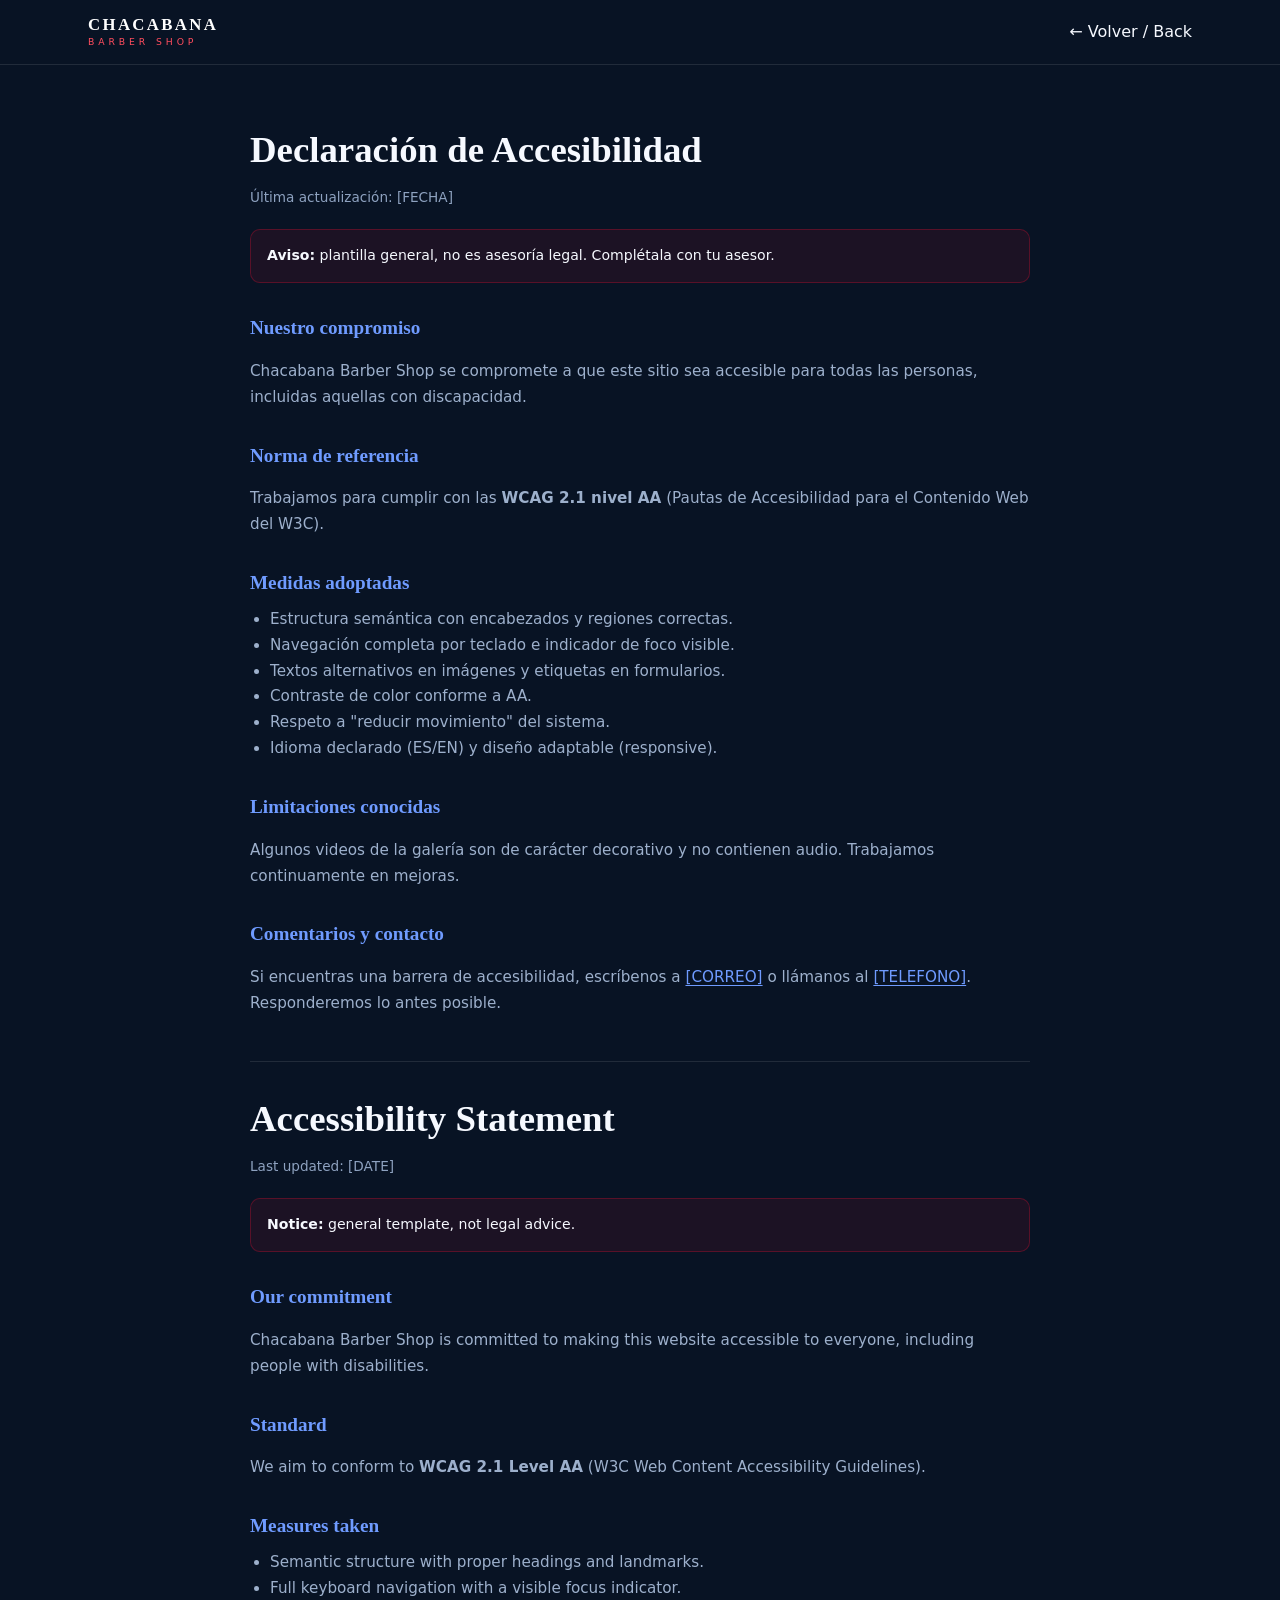
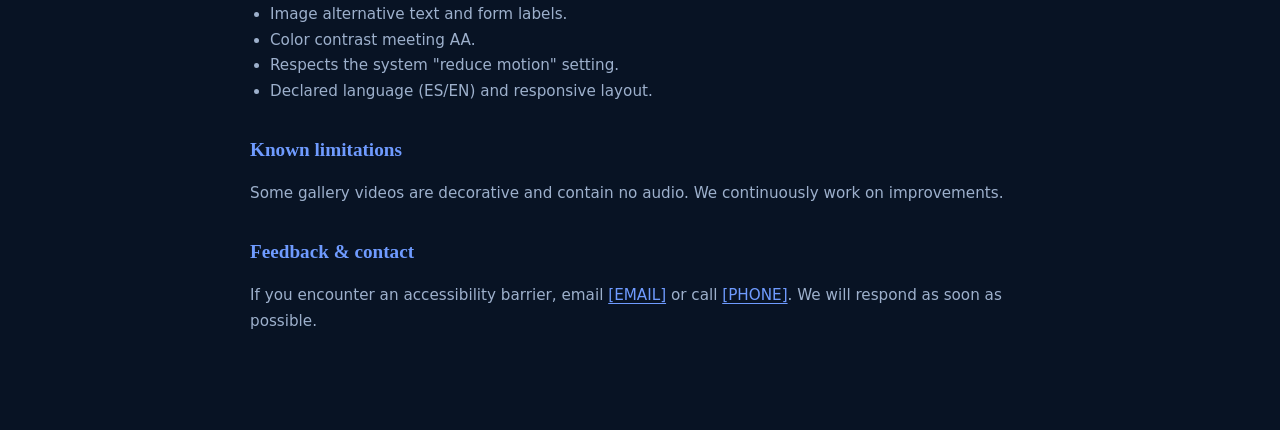
<file: accessibility.html>
<!DOCTYPE html>
<html lang="es">
<head>
  <meta charset="UTF-8" />
  <meta name="viewport" content="width=device-width, initial-scale=1.0" />
  <meta name="theme-color" content="#081324" />
  <title>Declaración de Accesibilidad | Chacabana Barber Shop</title>
  <meta name="description" content="Declaración de accesibilidad web (WCAG 2.1 AA) de Chacabana Barber Shop, San Antonio, TX." />
  <meta name="robots" content="noindex, follow" />
  <link rel="icon" href="data:image/svg+xml,%3Csvg xmlns='http://www.w3.org/2000/svg' viewBox='0 0 32 32'%3E%3Crect width='32' height='32' rx='6' fill='%23081324'/%3E%3Ctext x='16' y='22' font-size='18' text-anchor='middle' fill='%23ff4d5e' font-family='Georgia'%3EC%3C/text%3E%3C/svg%3E" />
  <link rel="stylesheet" href="styles.css" />
</head>
<body>
  <header class="legal-header">
    <div class="container">
      <a class="brand" href="index.html"><span class="brand-text"><strong>CHACABANA</strong><small>BARBER SHOP</small></span></a>
      <a class="back" href="index.html">← Volver / Back</a>
    </div>
  </header>

  <main class="legal">
    <h1>Declaración de Accesibilidad</h1>
    <p class="updated">Última actualización: [FECHA]</p>
    <p class="note"><strong>Aviso:</strong> plantilla general, no es asesoría legal. Complétala con tu asesor.</p>

    <h2>Nuestro compromiso</h2>
    <p>Chacabana Barber Shop se compromete a que este sitio sea accesible para todas las personas, incluidas aquellas con discapacidad.</p>

    <h2>Norma de referencia</h2>
    <p>Trabajamos para cumplir con las <strong>WCAG 2.1 nivel AA</strong> (Pautas de Accesibilidad para el Contenido Web del W3C).</p>

    <h2>Medidas adoptadas</h2>
    <ul>
      <li>Estructura semántica con encabezados y regiones correctas.</li>
      <li>Navegación completa por teclado e indicador de foco visible.</li>
      <li>Textos alternativos en imágenes y etiquetas en formularios.</li>
      <li>Contraste de color conforme a AA.</li>
      <li>Respeto a "reducir movimiento" del sistema.</li>
      <li>Idioma declarado (ES/EN) y diseño adaptable (responsive).</li>
    </ul>

    <h2>Limitaciones conocidas</h2>
    <p>Algunos videos de la galería son de carácter decorativo y no contienen audio. Trabajamos continuamente en mejoras.</p>

    <h2>Comentarios y contacto</h2>
    <p>Si encuentras una barrera de accesibilidad, escríbenos a <a href="mailto:[CORREO]">[CORREO]</a> o llámanos al <a href="tel:[TELEFONO]">[TELEFONO]</a>. Responderemos lo antes posible.</p>

    <div class="lang-sep">
      <h1>Accessibility Statement</h1>
      <p class="updated">Last updated: [DATE]</p>
      <p class="note"><strong>Notice:</strong> general template, not legal advice.</p>

      <h2>Our commitment</h2>
      <p>Chacabana Barber Shop is committed to making this website accessible to everyone, including people with disabilities.</p>

      <h2>Standard</h2>
      <p>We aim to conform to <strong>WCAG 2.1 Level AA</strong> (W3C Web Content Accessibility Guidelines).</p>

      <h2>Measures taken</h2>
      <ul>
        <li>Semantic structure with proper headings and landmarks.</li>
        <li>Full keyboard navigation with a visible focus indicator.</li>
        <li>Image alternative text and form labels.</li>
        <li>Color contrast meeting AA.</li>
        <li>Respects the system "reduce motion" setting.</li>
        <li>Declared language (ES/EN) and responsive layout.</li>
      </ul>

      <h2>Known limitations</h2>
      <p>Some gallery videos are decorative and contain no audio. We continuously work on improvements.</p>

      <h2>Feedback &amp; contact</h2>
      <p>If you encounter an accessibility barrier, email <a href="mailto:[EMAIL]">[EMAIL]</a> or call <a href="tel:[PHONE]">[PHONE]</a>. We will respond as soon as possible.</p>
    </div>
  </main>
</body>
</html>
</file>
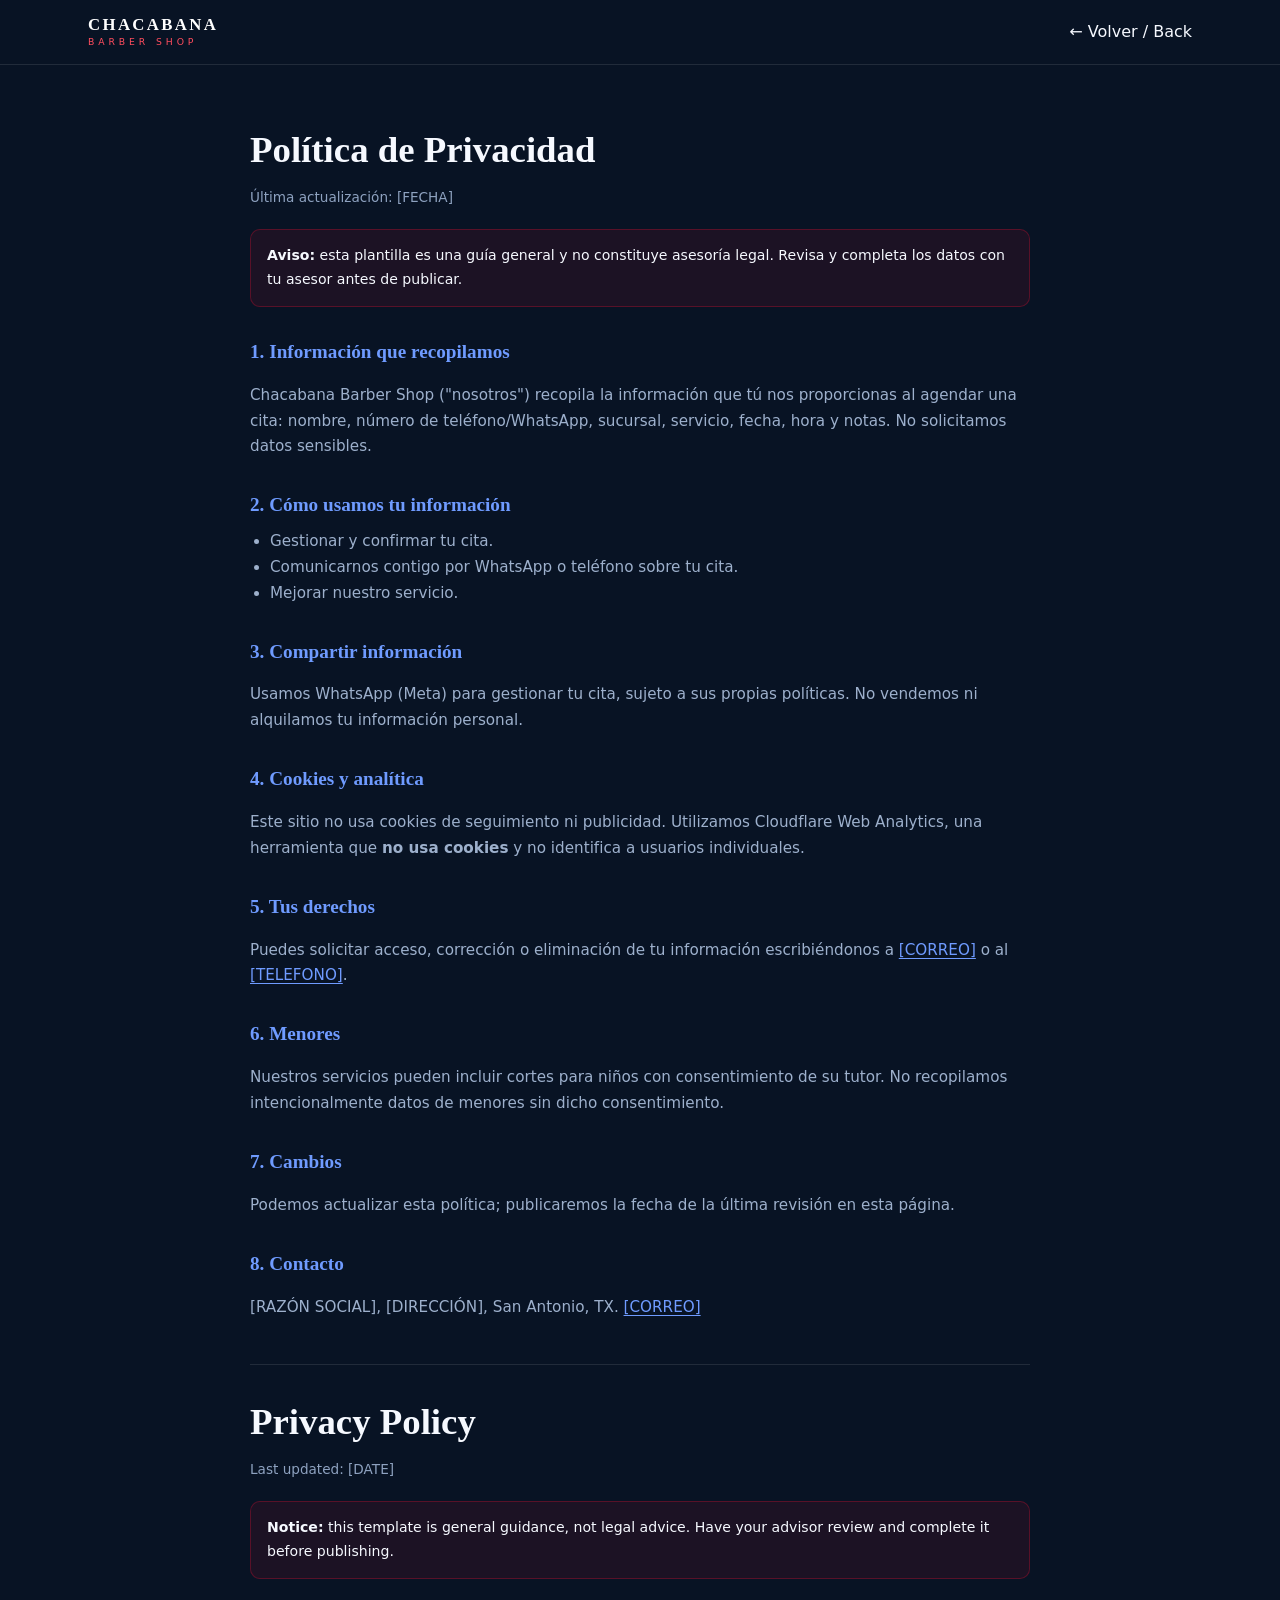
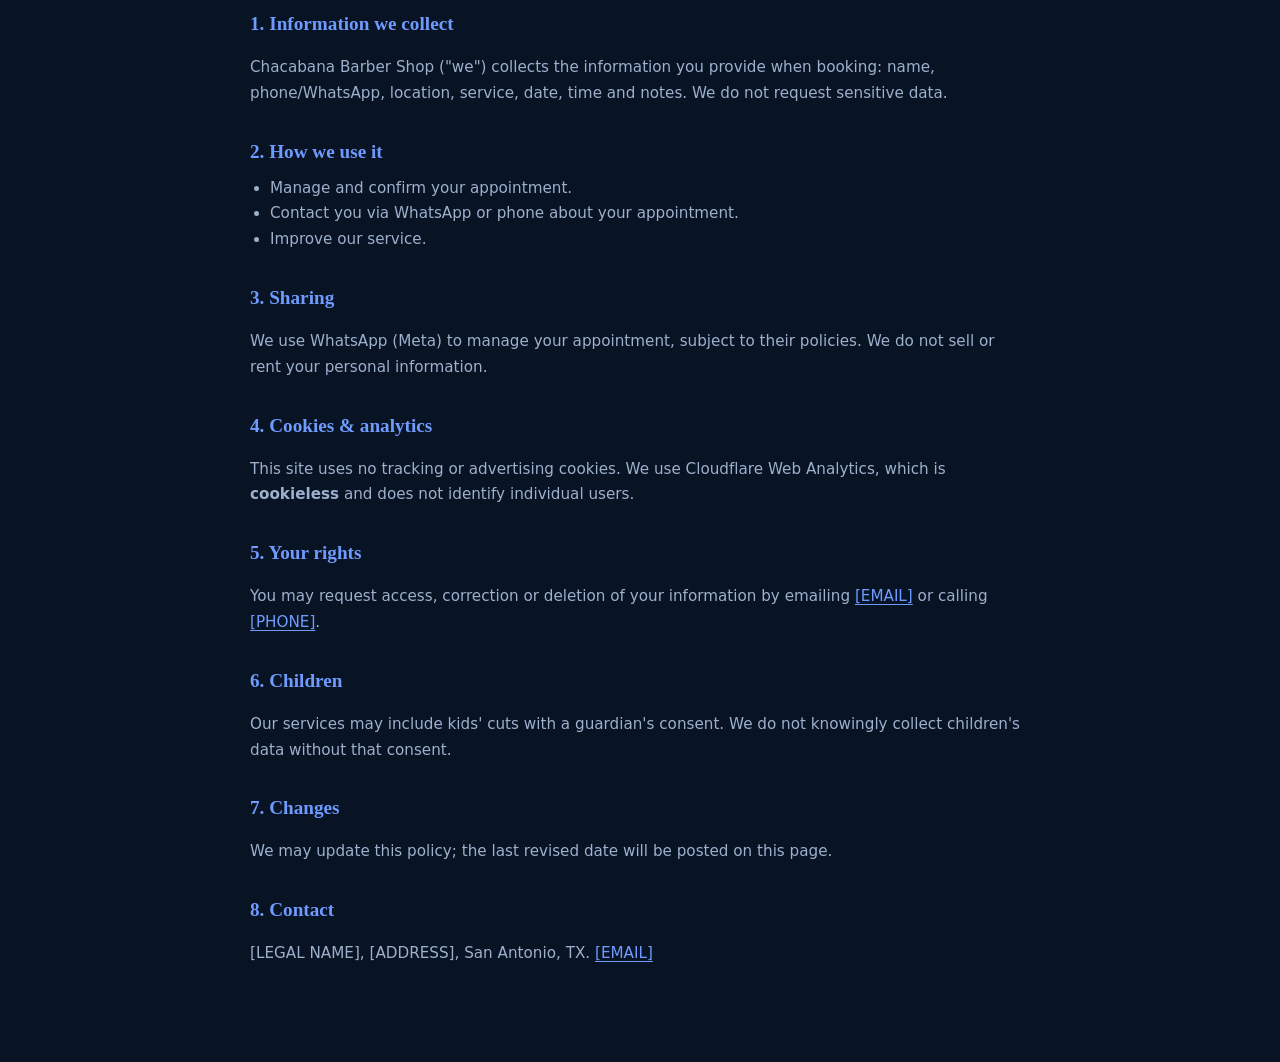
<file: privacy.html>
<!DOCTYPE html>
<html lang="es">
<head>
  <meta charset="UTF-8" />
  <meta name="viewport" content="width=device-width, initial-scale=1.0" />
  <meta name="theme-color" content="#081324" />
  <title>Política de Privacidad | Chacabana Barber Shop</title>
  <meta name="description" content="Política de Privacidad de Chacabana Barber Shop, San Antonio, TX." />
  <meta name="robots" content="noindex, follow" />
  <link rel="icon" href="data:image/svg+xml,%3Csvg xmlns='http://www.w3.org/2000/svg' viewBox='0 0 32 32'%3E%3Crect width='32' height='32' rx='6' fill='%23081324'/%3E%3Ctext x='16' y='22' font-size='18' text-anchor='middle' fill='%23ff4d5e' font-family='Georgia'%3EC%3C/text%3E%3C/svg%3E" />
  <link rel="stylesheet" href="styles.css" />
</head>
<body>
  <header class="legal-header">
    <div class="container">
      <a class="brand" href="index.html">
        <span class="brand-text"><strong>CHACABANA</strong><small>BARBER SHOP</small></span>
      </a>
      <a class="back" href="index.html">← Volver / Back</a>
    </div>
  </header>

  <main class="legal">
    <h1>Política de Privacidad</h1>
    <p class="updated">Última actualización: [FECHA]</p>

    <p class="note"><strong>Aviso:</strong> esta plantilla es una guía general y no constituye asesoría legal. Revisa y completa los datos con tu asesor antes de publicar.</p>

    <h2>1. Información que recopilamos</h2>
    <p>Chacabana Barber Shop ("nosotros") recopila la información que tú nos proporcionas al agendar una cita: nombre, número de teléfono/WhatsApp, sucursal, servicio, fecha, hora y notas. No solicitamos datos sensibles.</p>

    <h2>2. Cómo usamos tu información</h2>
    <ul>
      <li>Gestionar y confirmar tu cita.</li>
      <li>Comunicarnos contigo por WhatsApp o teléfono sobre tu cita.</li>
      <li>Mejorar nuestro servicio.</li>
    </ul>

    <h2>3. Compartir información</h2>
    <p>Usamos WhatsApp (Meta) para gestionar tu cita, sujeto a sus propias políticas. No vendemos ni alquilamos tu información personal.</p>

    <h2>4. Cookies y analítica</h2>
    <p>Este sitio no usa cookies de seguimiento ni publicidad. Utilizamos Cloudflare Web Analytics, una herramienta que <strong>no usa cookies</strong> y no identifica a usuarios individuales.</p>

    <h2>5. Tus derechos</h2>
    <p>Puedes solicitar acceso, corrección o eliminación de tu información escribiéndonos a <a href="mailto:[CORREO]">[CORREO]</a> o al <a href="tel:[TELEFONO]">[TELEFONO]</a>.</p>

    <h2>6. Menores</h2>
    <p>Nuestros servicios pueden incluir cortes para niños con consentimiento de su tutor. No recopilamos intencionalmente datos de menores sin dicho consentimiento.</p>

    <h2>7. Cambios</h2>
    <p>Podemos actualizar esta política; publicaremos la fecha de la última revisión en esta página.</p>

    <h2>8. Contacto</h2>
    <p>[RAZÓN SOCIAL], [DIRECCIÓN], San Antonio, TX. <a href="mailto:[CORREO]">[CORREO]</a></p>

    <div class="lang-sep">
      <h1>Privacy Policy</h1>
      <p class="updated">Last updated: [DATE]</p>
      <p class="note"><strong>Notice:</strong> this template is general guidance, not legal advice. Have your advisor review and complete it before publishing.</p>

      <h2>1. Information we collect</h2>
      <p>Chacabana Barber Shop ("we") collects the information you provide when booking: name, phone/WhatsApp, location, service, date, time and notes. We do not request sensitive data.</p>

      <h2>2. How we use it</h2>
      <ul>
        <li>Manage and confirm your appointment.</li>
        <li>Contact you via WhatsApp or phone about your appointment.</li>
        <li>Improve our service.</li>
      </ul>

      <h2>3. Sharing</h2>
      <p>We use WhatsApp (Meta) to manage your appointment, subject to their policies. We do not sell or rent your personal information.</p>

      <h2>4. Cookies &amp; analytics</h2>
      <p>This site uses no tracking or advertising cookies. We use Cloudflare Web Analytics, which is <strong>cookieless</strong> and does not identify individual users.</p>

      <h2>5. Your rights</h2>
      <p>You may request access, correction or deletion of your information by emailing <a href="mailto:[EMAIL]">[EMAIL]</a> or calling <a href="tel:[PHONE]">[PHONE]</a>.</p>

      <h2>6. Children</h2>
      <p>Our services may include kids' cuts with a guardian's consent. We do not knowingly collect children's data without that consent.</p>

      <h2>7. Changes</h2>
      <p>We may update this policy; the last revised date will be posted on this page.</p>

      <h2>8. Contact</h2>
      <p>[LEGAL NAME], [ADDRESS], San Antonio, TX. <a href="mailto:[EMAIL]">[EMAIL]</a></p>
    </div>
  </main>
</body>
</html>
</file>
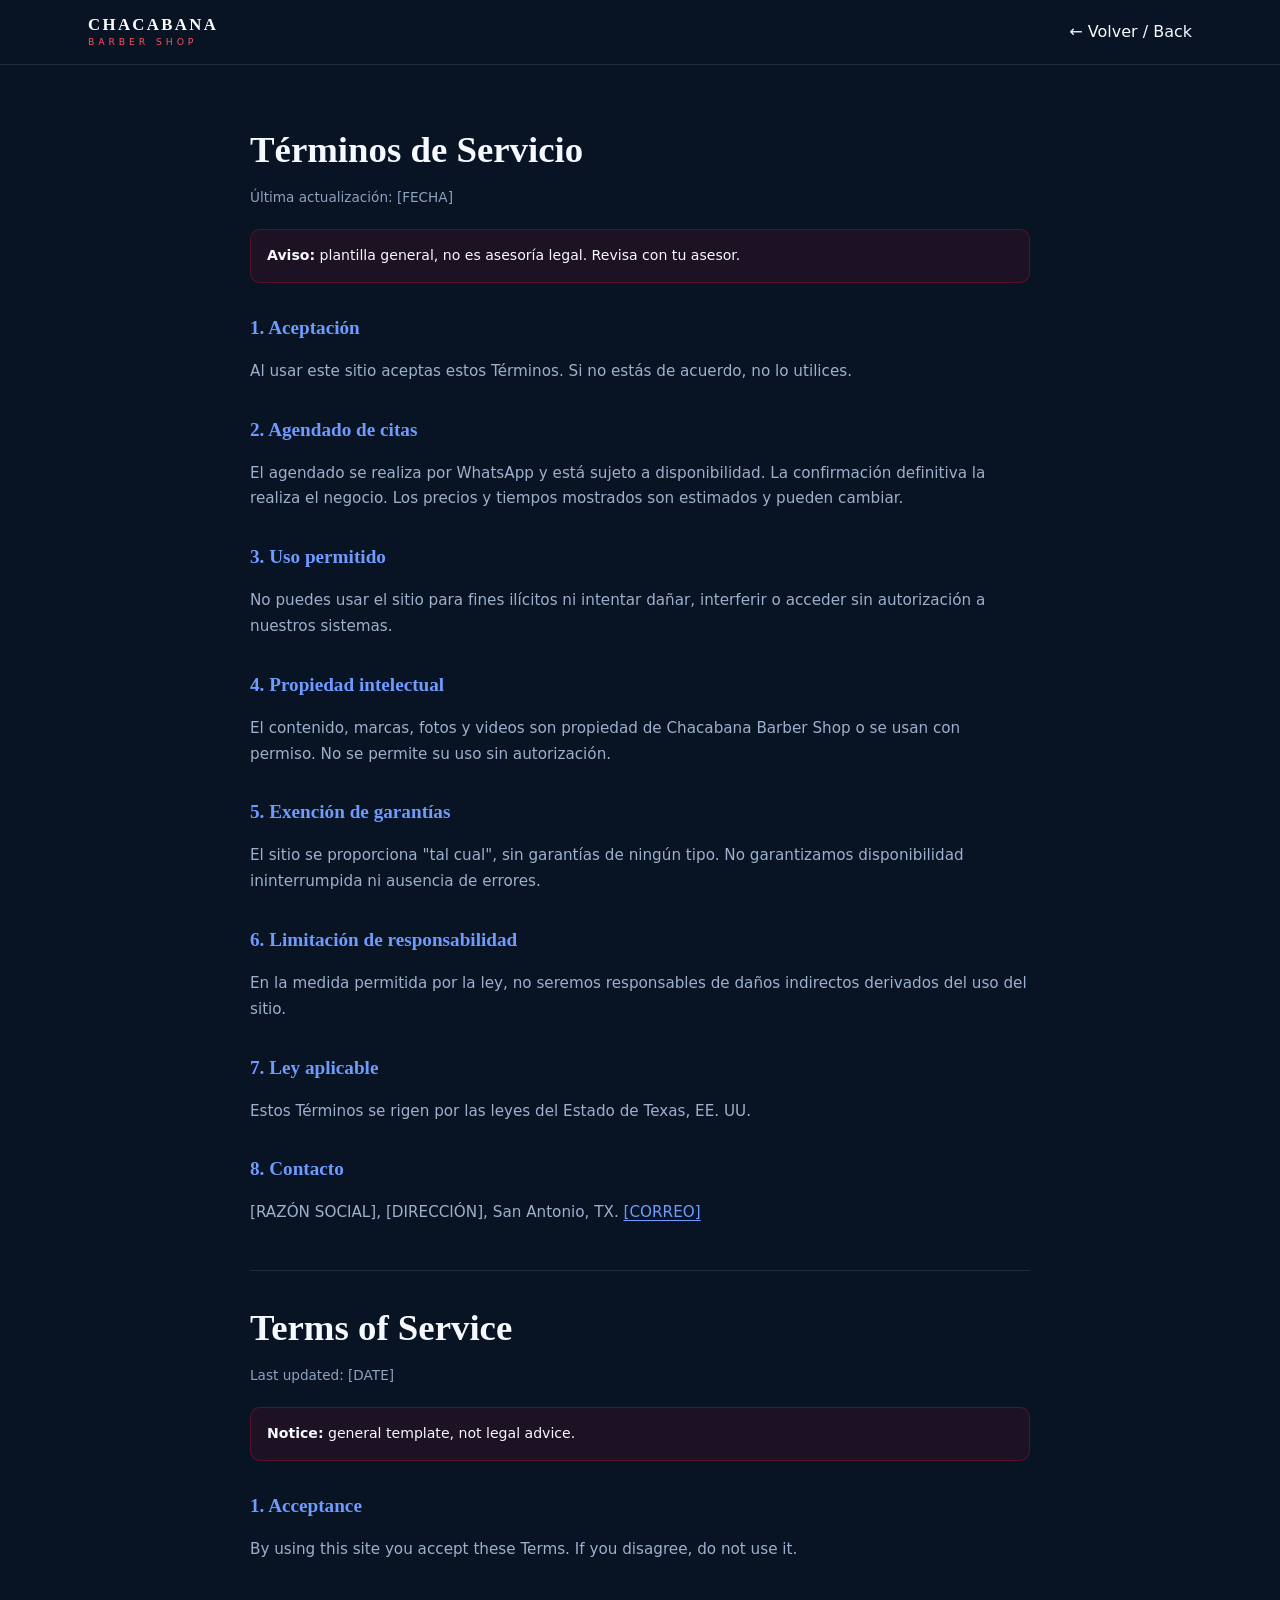
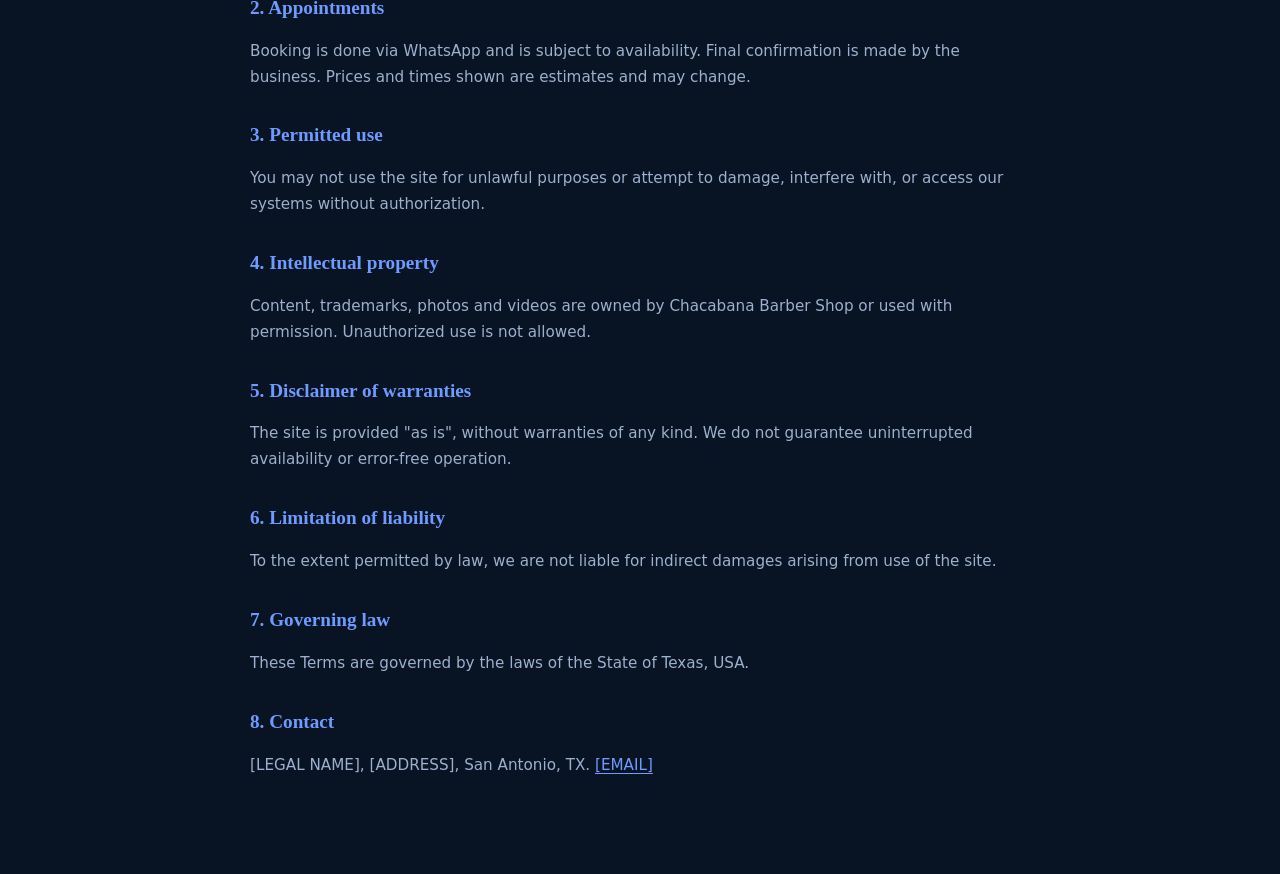
<file: terms.html>
<!DOCTYPE html>
<html lang="es">
<head>
  <meta charset="UTF-8" />
  <meta name="viewport" content="width=device-width, initial-scale=1.0" />
  <meta name="theme-color" content="#081324" />
  <title>Términos de Servicio | Chacabana Barber Shop</title>
  <meta name="description" content="Términos de Servicio del sitio web de Chacabana Barber Shop, San Antonio, TX." />
  <meta name="robots" content="noindex, follow" />
  <link rel="icon" href="data:image/svg+xml,%3Csvg xmlns='http://www.w3.org/2000/svg' viewBox='0 0 32 32'%3E%3Crect width='32' height='32' rx='6' fill='%23081324'/%3E%3Ctext x='16' y='22' font-size='18' text-anchor='middle' fill='%23ff4d5e' font-family='Georgia'%3EC%3C/text%3E%3C/svg%3E" />
  <link rel="stylesheet" href="styles.css" />
</head>
<body>
  <header class="legal-header">
    <div class="container">
      <a class="brand" href="index.html"><span class="brand-text"><strong>CHACABANA</strong><small>BARBER SHOP</small></span></a>
      <a class="back" href="index.html">← Volver / Back</a>
    </div>
  </header>

  <main class="legal">
    <h1>Términos de Servicio</h1>
    <p class="updated">Última actualización: [FECHA]</p>
    <p class="note"><strong>Aviso:</strong> plantilla general, no es asesoría legal. Revisa con tu asesor.</p>

    <h2>1. Aceptación</h2>
    <p>Al usar este sitio aceptas estos Términos. Si no estás de acuerdo, no lo utilices.</p>

    <h2>2. Agendado de citas</h2>
    <p>El agendado se realiza por WhatsApp y está sujeto a disponibilidad. La confirmación definitiva la realiza el negocio. Los precios y tiempos mostrados son estimados y pueden cambiar.</p>

    <h2>3. Uso permitido</h2>
    <p>No puedes usar el sitio para fines ilícitos ni intentar dañar, interferir o acceder sin autorización a nuestros sistemas.</p>

    <h2>4. Propiedad intelectual</h2>
    <p>El contenido, marcas, fotos y videos son propiedad de Chacabana Barber Shop o se usan con permiso. No se permite su uso sin autorización.</p>

    <h2>5. Exención de garantías</h2>
    <p>El sitio se proporciona "tal cual", sin garantías de ningún tipo. No garantizamos disponibilidad ininterrumpida ni ausencia de errores.</p>

    <h2>6. Limitación de responsabilidad</h2>
    <p>En la medida permitida por la ley, no seremos responsables de daños indirectos derivados del uso del sitio.</p>

    <h2>7. Ley aplicable</h2>
    <p>Estos Términos se rigen por las leyes del Estado de Texas, EE. UU.</p>

    <h2>8. Contacto</h2>
    <p>[RAZÓN SOCIAL], [DIRECCIÓN], San Antonio, TX. <a href="mailto:[CORREO]">[CORREO]</a></p>

    <div class="lang-sep">
      <h1>Terms of Service</h1>
      <p class="updated">Last updated: [DATE]</p>
      <p class="note"><strong>Notice:</strong> general template, not legal advice.</p>

      <h2>1. Acceptance</h2>
      <p>By using this site you accept these Terms. If you disagree, do not use it.</p>

      <h2>2. Appointments</h2>
      <p>Booking is done via WhatsApp and is subject to availability. Final confirmation is made by the business. Prices and times shown are estimates and may change.</p>

      <h2>3. Permitted use</h2>
      <p>You may not use the site for unlawful purposes or attempt to damage, interfere with, or access our systems without authorization.</p>

      <h2>4. Intellectual property</h2>
      <p>Content, trademarks, photos and videos are owned by Chacabana Barber Shop or used with permission. Unauthorized use is not allowed.</p>

      <h2>5. Disclaimer of warranties</h2>
      <p>The site is provided "as is", without warranties of any kind. We do not guarantee uninterrupted availability or error-free operation.</p>

      <h2>6. Limitation of liability</h2>
      <p>To the extent permitted by law, we are not liable for indirect damages arising from use of the site.</p>

      <h2>7. Governing law</h2>
      <p>These Terms are governed by the laws of the State of Texas, USA.</p>

      <h2>8. Contact</h2>
      <p>[LEGAL NAME], [ADDRESS], San Antonio, TX. <a href="mailto:[EMAIL]">[EMAIL]</a></p>
    </div>
  </main>
</body>
</html>
</file>
<file: styles.css>
/* ==========================================================================
   Chacabana Barber Shop — styles.css
   Mobile-first · Paleta barbería: blanco · rojo · azul (poste de barbero)
   Sin dependencias
   ========================================================================== */

:root{
  /* Base azul marino */
  --black:#081324;
  --dark:#0c1b30;
  --dark-2:#122842;
  --surface:#16304f;

  /* Acentos de barbería */
  --red:#c8102e;
  --red-light:#ff4d5e;
  --red-deep:#8f0c20;
  --blue:#2f6bff;
  --blue-light:#6f9bff;
  --blue-deep:#1b44a8;

  --line:rgba(111,155,255,.28);
  --line-soft:rgba(255,255,255,.10);
  --white:#f6f9ff;
  --gray:#9db0cc;
  --gray-2:#8ea2c0;
  --radius:16px;
  --radius-sm:10px;
  --shadow:0 18px 50px -18px rgba(2,8,20,.85);
  --container:1160px;
  --font:'Segoe UI',system-ui,-apple-system,Roboto,Helvetica,Arial,sans-serif;
  --serif:Georgia,'Times New Roman',serif;
}

*,*::before,*::after{box-sizing:border-box}
html{scroll-behavior:smooth}
body{
  margin:0;
  background:var(--black);
  color:var(--white);
  font-family:var(--font);
  line-height:1.6;
  -webkit-font-smoothing:antialiased;
  overflow-x:hidden;
}
img,svg{display:block;max-width:100%}
a{color:inherit;text-decoration:none}
button{font:inherit;cursor:pointer}
ul{margin:0;padding:0;list-style:none}

.container{width:100%;max-width:var(--container);margin-inline:auto;padding-inline:20px}

.skip-link{position:absolute;left:-9999px;top:0;background:var(--red);color:#fff;padding:10px 16px;z-index:200;border-radius:0 0 8px 0}
.skip-link:focus{left:0}

::selection{background:var(--red);color:#fff}

/* Accesibilidad: foco visible para teclado (WCAG 2.1 AA) */
:focus-visible{outline:3px solid var(--blue-light);outline-offset:2px;border-radius:4px}
a:focus-visible,button:focus-visible,[tabindex]:focus-visible{outline:3px solid var(--blue-light);outline-offset:3px}
/* No mostrar el anillo al hacer clic con mouse */
:focus:not(:focus-visible){outline:none}

/* Rayas de poste de barbero (rojo / blanco / azul) */
.barber-stripe{
  height:4px;
  background:repeating-linear-gradient(115deg,
    var(--red) 0 18px, #ffffff 18px 30px, var(--blue) 30px 48px, #ffffff 48px 60px);
}

/* ===================== HEADER ===================== */
.site-header{
  position:sticky;top:0;z-index:100;
  background:rgba(8,19,36,.85);
  backdrop-filter:blur(14px);
  -webkit-backdrop-filter:blur(14px);
  border-bottom:1px solid var(--line-soft);
}
.site-header::after{content:"";display:block;height:3px;
  background:repeating-linear-gradient(115deg,
    var(--red) 0 16px, #ffffff 16px 27px, var(--blue) 27px 43px, #ffffff 43px 54px);}
.header-inner{display:flex;align-items:center;justify-content:space-between;gap:16px;min-height:68px}

.brand{display:flex;align-items:center;gap:10px;color:var(--blue-light)}
.brand-mark{width:38px;height:38px;flex:none}
.brand-text{display:flex;flex-direction:column;line-height:1}
.brand-text strong{font-family:var(--serif);letter-spacing:.14em;font-size:1.05rem;color:#fff}
.brand-text small{font-size:.58rem;letter-spacing:.42em;color:var(--red-light);margin-top:3px}

.main-nav{display:none}
.main-nav > a{
  position:relative;color:var(--white);font-size:.92rem;font-weight:500;
  letter-spacing:.02em;padding:8px 2px;transition:color .2s;
}
.main-nav > a:not(.nav-cta):hover{color:var(--blue-light)}
.main-nav > a:not(.nav-cta)::after{
  content:"";position:absolute;left:0;bottom:2px;width:0;height:2px;
  background:var(--red);transition:width .25s;
}
.main-nav > a:not(.nav-cta):hover::after{width:100%}
.nav-cta{
  background:linear-gradient(135deg,var(--red-light),var(--red));
  color:#fff!important;padding:10px 18px!important;border-radius:999px;
  font-weight:700;box-shadow:0 8px 22px -10px var(--red);
}

/* Redes sociales (iconos) */
.nav-social{display:flex;align-items:center;gap:8px}
.footer-social{display:flex;align-items:center;gap:10px;margin-top:16px}
.social-link{display:inline-grid;place-items:center;width:36px;height:36px;border-radius:10px;
  border:1px solid var(--line);color:var(--gray);background:rgba(255,255,255,.04);
  transition:color .2s,border-color .2s,background .2s,transform .2s}
.social-link:hover{color:#fff;border-color:var(--blue-light);transform:translateY(-2px)}
.social-instagram:hover{color:#fff;border-color:#e1306c;background:linear-gradient(135deg,#f58529,#dd2a7b 55%,#8134af)}
.social-tiktok:hover{color:#fff;border-color:#25f4ee;background:#111}
.social-facebook:hover{color:#fff;border-color:#1877f2;background:#1877f2}

.header-actions{display:flex;align-items:center;gap:12px}
.lang-toggle{
  display:flex;align-items:center;gap:6px;font-size:.85rem;font-weight:700;
  border:1px solid var(--line);border-radius:999px;padding:6px 12px;color:var(--gray-2);
}
.lang-toggle button{background:none;border:0;color:var(--gray-2);font-weight:700;font-size:.85rem;padding:0;transition:color .2s}
.lang-toggle button.active{color:var(--white)}
.lang-toggle span{color:var(--line-soft)}

.menu-btn{
  display:flex;flex-direction:column;gap:5px;background:none;border:0;padding:8px;
}
.menu-btn span{width:24px;height:2px;background:var(--white);border-radius:2px;transition:.25s}
.menu-btn[aria-expanded="true"] span:nth-child(1){transform:translateY(7px) rotate(45deg)}
.menu-btn[aria-expanded="true"] span:nth-child(2){opacity:0}
.menu-btn[aria-expanded="true"] span:nth-child(3){transform:translateY(-7px) rotate(-45deg)}

/* ===================== BUTTONS ===================== */
.btn{
  display:inline-flex;align-items:center;justify-content:center;gap:9px;
  border:0;border-radius:999px;padding:14px 24px;font-weight:700;font-size:.95rem;
  letter-spacing:.01em;transition:transform .2s,box-shadow .25s,background .25s,color .25s;
  text-align:center;line-height:1.2;
}
.btn:active{transform:scale(.97)}
.btn-primary{background:linear-gradient(135deg,var(--red-light),var(--red-deep));color:#fff;box-shadow:0 14px 34px -14px var(--red)}
.btn-primary:hover{box-shadow:0 18px 44px -12px var(--red);transform:translateY(-2px)}
.btn-ghost{background:rgba(255,255,255,.05);color:var(--white);border:1px solid var(--line)}
.btn-ghost:hover{border-color:var(--blue);color:var(--blue-light)}
.btn-outline{background:transparent;color:var(--blue-light);border:1px solid var(--line)}
.btn-outline:hover{background:rgba(47,107,255,.14);border-color:var(--blue-light);color:#fff}
.btn-lg{padding:18px 34px;font-size:1.05rem}
.btn-block{width:100%}
.btn-instagram{background:linear-gradient(135deg,#f58529,#dd2a7b 55%,#8134af);color:#fff;box-shadow:0 14px 34px -16px #dd2a7b}
.btn-instagram:hover{transform:translateY(-2px)}

/* ===================== HERO ===================== */
.hero{position:relative;overflow:hidden;padding:72px 0 60px;isolation:isolate}
.hero-media{position:absolute;inset:0;z-index:-2;overflow:hidden;background:#0a1729}
.hero-img,.hero-video{position:absolute;inset:0;width:100%;height:100%;object-fit:cover;object-position:center}
.hero-video{opacity:0;transition:opacity .9s ease;display:none}
.hero-video.is-on{opacity:1}
@media (min-width:768px){.hero-video{display:block}}
.hero-bg{
  position:absolute;inset:0;z-index:-1;
  background:
    linear-gradient(180deg,rgba(8,19,36,.55) 0%,rgba(8,19,36,.68) 45%,rgba(8,19,36,.92) 100%),
    radial-gradient(80% 60% at 82% 0%,rgba(47,107,255,.28),transparent 60%),
    radial-gradient(70% 70% at 0% 100%,rgba(200,16,46,.20),transparent 55%);
}
@media (min-width:768px){
  .hero-bg{background:
    linear-gradient(90deg,rgba(8,19,36,.94) 0%,rgba(8,19,36,.58) 44%,rgba(8,19,36,.14) 100%),
    linear-gradient(180deg,rgba(8,19,36,.12),rgba(8,19,36,.5)),
    radial-gradient(80% 60% at 82% 0%,rgba(47,107,255,.22),transparent 60%),
    radial-gradient(70% 70% at 0% 100%,rgba(200,16,46,.18),transparent 55%);}
}
.hero-bg::after{
  content:"";position:absolute;inset:0;
  background-image:linear-gradient(rgba(255,255,255,.04) 1px,transparent 1px),linear-gradient(90deg,rgba(255,255,255,.04) 1px,transparent 1px);
  background-size:46px 46px;mask-image:radial-gradient(80% 80% at 50% 30%,#000,transparent 80%);
  -webkit-mask-image:radial-gradient(80% 80% at 50% 30%,#000,transparent 80%);opacity:.6;
}
.hero-eyebrow{color:var(--red-light);font-size:.72rem;font-weight:700;letter-spacing:.28em;margin:0 0 16px}
.hero-title{
  font-family:var(--serif);font-size:clamp(2.1rem,8vw,4rem);line-height:1.08;
  margin:0 0 18px;letter-spacing:-.01em;
  background:linear-gradient(120deg,#fff 30%,var(--blue-light) 85%);
  -webkit-background-clip:text;background-clip:text;color:transparent;
}
.hero-subtitle{color:var(--gray);font-size:1.02rem;max-width:56ch;margin:0 0 30px}
.hero-cta{display:flex;flex-wrap:wrap;gap:14px;margin-bottom:38px}
.hero-cta .btn{flex:1 1 220px}
.hero-stats{display:flex;gap:28px;flex-wrap:wrap;border-top:1px solid var(--line-soft);padding-top:24px}
.stat{display:flex;flex-direction:column}
.stat strong{font-family:var(--serif);color:var(--blue-light);font-size:1.5rem;line-height:1.1}
.stat span{color:var(--gray-2);font-size:.82rem}

/* Estado "Abierto/Cerrado" en el hero + nota */
.dot{width:8px;height:8px;border-radius:50%;background:currentColor;box-shadow:0 0 0 3px rgba(255,255,255,.06);flex:none;display:inline-block}
.hero-status{display:inline-flex;align-items:center;gap:7px;font-size:.78rem;font-weight:700;letter-spacing:.02em;
  padding:6px 13px;border-radius:999px;border:1px solid var(--line-soft);background:rgba(255,255,255,.05);margin:0 0 16px}
.hero-status small{font-weight:500;opacity:.8}
.hero-status.is-open,.trust-item.is-open{color:#4ade80}
.hero-status.is-closed,.trust-item.is-closed{color:var(--gray-2)}
.hero-note{color:var(--gray);font-size:.92rem;margin:-22px 0 30px;letter-spacing:.02em}

/* Barra de confianza */
.trust-strip{border-top:1px solid var(--line-soft);border-bottom:1px solid var(--line-soft);
  background:rgba(255,255,255,.02);padding:16px 0}
.trust-inner{display:flex;flex-wrap:wrap;gap:14px 30px;align-items:center;justify-content:center}
.trust-item{display:inline-flex;align-items:center;gap:8px;color:var(--gray);font-size:.85rem}
.trust-item b{color:#fff;font-family:var(--serif);font-size:1.05rem}
.trust-stars{color:#f5c518;letter-spacing:2px;font-size:.85rem}

/* ===================== SECTIONS ===================== */
.section{padding:64px 0}
.section-alt{background:linear-gradient(180deg,transparent,var(--dark) 12%,var(--dark) 88%,transparent)}
.section-head{text-align:center;max-width:680px;margin:0 auto 42px}
.section-kicker{color:var(--blue-light);font-size:.72rem;font-weight:700;letter-spacing:.26em;display:block;margin-bottom:12px}
.section-title{font-family:var(--serif);font-size:clamp(1.7rem,5.5vw,2.7rem);margin:0 0 12px;line-height:1.15}
.section-lead{color:var(--gray);margin:0;font-size:1rem}

/* ===================== BRANCHES ===================== */
.branches-grid{display:grid;gap:24px}
.branch-card{
  background:linear-gradient(180deg,var(--dark-2),var(--dark));
  border:1px solid var(--line-soft);border-radius:var(--radius);overflow:hidden;
  box-shadow:var(--shadow);transition:border-color .3s,transform .3s;
}
.branch-card:hover{border-color:var(--line);transform:translateY(-3px)}
.branch-media{
  position:relative;height:150px;
  background-color:#14243d;
  background-image:var(--img);background-size:cover;background-position:center;
}
.branch-media::after{content:"";position:absolute;inset:0;background:linear-gradient(180deg,transparent 40%,rgba(12,27,48,.92))}
.branch-badge{
  position:absolute;top:14px;left:14px;z-index:1;
  background:var(--red);border:0;color:#fff;
  font-size:.66rem;font-weight:700;letter-spacing:.18em;padding:6px 12px;border-radius:999px;
}
.branch-body{padding:24px}
.branch-name{font-family:var(--serif);font-size:1.5rem;margin:0 0 10px;color:var(--blue-light)}
.branch-address{color:var(--gray);font-size:.92rem;margin:0 0 18px}
.branch-hours{border-top:1px solid var(--line-soft);border-bottom:1px solid var(--line-soft);padding:14px 0;margin-bottom:20px;display:grid;gap:8px}
.branch-hours li{display:flex;justify-content:space-between;font-size:.88rem;color:var(--gray)}
.branch-hours b{color:var(--white);font-weight:600}
.branch-actions{display:grid;gap:10px}
.branch-actions .btn{width:100%;padding:13px 18px;font-size:.9rem}
.branch-actions .btn-primary{grid-column:1/-1}

/* ===================== SERVICES ===================== */
.services-grid{display:grid;gap:16px}
.service-card{
  position:relative;background:var(--dark-2);border:1px solid var(--line-soft);
  border-radius:var(--radius-sm);padding:22px;transition:border-color .3s,transform .3s,background .3s;
}
.service-card:hover{border-color:var(--line);transform:translateY(-3px);background:var(--surface)}
.service-card--featured{border-color:var(--red);background:linear-gradient(160deg,rgba(200,16,46,.18),rgba(47,107,255,.08))}
.service-tag{position:absolute;top:-11px;right:18px;background:var(--red);color:#fff;font-size:.62rem;font-weight:800;letter-spacing:.14em;padding:5px 12px;border-radius:999px}
.service-head{display:flex;align-items:baseline;justify-content:space-between;gap:12px;margin-bottom:8px}
.service-head h3{font-family:var(--serif);font-size:1.2rem;margin:0;color:var(--white)}
.service-price{font-family:var(--serif);font-size:1.35rem;color:var(--blue-light);font-weight:700;white-space:nowrap}
.service-desc{color:var(--gray);font-size:.9rem;margin:0 0 14px}
.service-time{color:var(--gray-2);font-size:.8rem;letter-spacing:.02em}
.service-book{margin-top:14px;width:100%;padding:11px 16px;font-size:.88rem}

/* ===================== GALLERY (masonry) ===================== */
.gallery-grid{columns:2;column-gap:12px}
.g-item{
  position:relative;margin:0 0 12px;break-inside:avoid;
  border-radius:var(--radius-sm);overflow:hidden;background:#14243d;
  border:1px solid var(--line-soft);cursor:zoom-in;
}
.g-item img{display:block;width:100%;height:auto;transition:transform .5s ease,filter .5s ease}
.g-item::after{content:"";position:absolute;inset:0;opacity:0;transition:opacity .35s;
  background:linear-gradient(180deg,transparent 55%,rgba(4,10,22,.6))}
.g-item::before{content:"";position:absolute;top:-30%;bottom:-30%;left:0;width:55%;
  background:linear-gradient(115deg,transparent 0%,rgba(255,255,255,.30) 45%,rgba(255,255,255,.06) 58%,transparent 100%);
  transform:translateX(-160%) skewX(-14deg);opacity:0;z-index:3;pointer-events:none;
  transition:transform .85s cubic-bezier(.2,.7,.2,1),opacity .25s}
.g-item:hover{border-color:var(--red);box-shadow:0 16px 34px -16px rgba(200,16,46,.55)}
.g-item:hover img{transform:scale(1.06);filter:saturate(1.12) contrast(1.04)}
.g-item:hover::after{opacity:1}
.g-item:hover::before{transform:translateX(320%) skewX(-14deg);opacity:1}
.g-play{position:absolute;top:50%;left:50%;transform:translate(-50%,-50%);z-index:2;
  width:46px;height:46px;border-radius:50%;display:grid;place-items:center;
  background:rgba(200,16,46,.6);border:1px solid #fff;color:#fff;font-size:.9rem;backdrop-filter:blur(4px)}
.gallery-cta{text-align:center;margin-top:28px}
.gallery-more{display:flex;flex-direction:column;align-items:center;gap:14px;margin-top:26px}
.gallery-count{color:var(--gray-2);font-size:.84rem;margin:0;letter-spacing:.05em}
.gallery-pager{display:flex;flex-wrap:wrap;gap:8px;justify-content:center;align-items:center}
.gallery-pager button{min-width:42px;height:42px;padding:0 12px;border-radius:10px;
  border:1px solid var(--line);background:rgba(255,255,255,.04);color:var(--white);
  font-weight:700;font-size:.9rem;transition:background .2s,border-color .2s,color .2s}
.gallery-pager button:hover:not(:disabled):not([aria-current="page"]){border-color:var(--red);background:rgba(200,16,46,.18);color:#fff}
.gallery-pager button[aria-current="page"]{background:linear-gradient(135deg,var(--red-light),var(--red-deep));border-color:transparent;color:#fff;cursor:default}
.gallery-pager button:disabled{opacity:.35;cursor:not-allowed}
.gallery-pager .pager-ellipsis{color:var(--gray-2);padding:0 6px;user-select:none;align-self:center}
@keyframes g-in{from{opacity:0;transform:translateY(8px)}to{opacity:1;transform:none}}
.g-item{animation:g-in .4s ease both}

/* ===================== LIGHTBOX ===================== */
.lightbox{position:fixed;inset:0;z-index:200;display:flex;align-items:center;justify-content:center;
  background:rgba(3,7,16,.94);backdrop-filter:blur(10px);-webkit-backdrop-filter:blur(10px);
  padding:16px;opacity:0;animation:fade .22s forwards;touch-action:pan-y}
.lightbox[hidden]{display:none}
.lb-stage{position:relative;display:flex;align-items:center;justify-content:center;max-width:100%}
.lb-media{display:flex;align-items:center;justify-content:center}
.lb-img{max-width:92vw;max-height:82vh;width:auto;height:auto;border-radius:12px;
  box-shadow:0 30px 80px -24px #000;user-select:none;-webkit-user-drag:none;
  background:#0a1729;transition:opacity .2s ease}
.lb-video{max-width:92vw;max-height:82vh;width:auto;height:auto;border-radius:12px;
  box-shadow:0 30px 80px -24px #000;background:#000}
.lb-close{position:absolute;top:12px;right:14px;width:44px;height:44px;border-radius:50%;
  background:rgba(255,255,255,.1);border:1px solid rgba(255,255,255,.2);color:#fff;font-size:1.1rem;z-index:2}
.lb-close:hover{background:var(--red);border-color:var(--red)}
.lb-nav{position:absolute;top:50%;transform:translateY(-50%);width:48px;height:48px;border-radius:50%;
  background:rgba(255,255,255,.1);border:1px solid rgba(255,255,255,.2);color:#fff;font-size:1.5rem;
  display:grid;place-items:center;z-index:2;transition:background .2s}
.lb-nav:hover{background:var(--red);border-color:var(--red)}
.lb-prev{left:10px}.lb-next{right:10px}
.lb-counter{position:absolute;bottom:16px;left:50%;transform:translateX(-50%);
  color:var(--gray);font-size:.85rem;letter-spacing:.06em;z-index:2}
.lb-caption{position:absolute;top:18px;left:18px;color:#fff;font-size:.85rem;opacity:.8;z-index:2}

/* ===================== SÍGUENOS / REDES ===================== */
.social-section{background:linear-gradient(180deg,transparent,var(--dark) 20%,var(--dark) 80%,transparent)}
.social-grid{display:grid;gap:14px;max-width:1040px;margin:0 auto}
.social-card{position:relative;display:flex;align-items:center;gap:14px;padding:18px 20px;
  border:1px solid var(--line-soft);border-radius:var(--radius);background:var(--dark-2);overflow:hidden;
  transition:transform .25s ease,border-color .25s ease,box-shadow .25s ease}
.social-card::before{content:"";position:absolute;inset:0;opacity:0;transition:opacity .3s ease;background:var(--brand-grad,var(--blue))}
.social-card>*{position:relative;z-index:1}
.social-card:hover{transform:translateY(-4px);border-color:transparent;box-shadow:0 18px 40px -18px rgba(0,0,0,.8)}
.social-card:hover::before{opacity:1}
.social-card-ico{width:48px;height:48px;flex:none;display:grid;place-items:center;border-radius:13px;
  background:rgba(255,255,255,.08);border:1px solid rgba(255,255,255,.12);color:var(--white)}
.social-card-ico svg{width:22px;height:22px}
.social-card-body{display:flex;flex-direction:column;line-height:1.25;min-width:0}
.social-card-body strong{color:var(--white);font-size:.95rem;font-weight:700;overflow:hidden;text-overflow:ellipsis;white-space:nowrap}
.social-card-body small{color:var(--gray);font-size:.8rem}
.social-card-arrow{margin-left:auto;color:var(--gray-2);font-size:1.25rem;transition:transform .25s,color .25s}
.social-card:hover .social-card-arrow{transform:translateX(5px);color:#fff}
.social-instagram{--brand-grad:linear-gradient(135deg,#f58529,#dd2a7b 55%,#8134af)}
.social-tiktok{--brand-grad:linear-gradient(135deg,#25f4ee,#fe2c55)}
.social-facebook{--brand-grad:linear-gradient(135deg,#1877f2,#0b5fce)}

/* ===================== PÁGINAS LEGALES ===================== */
.legal-header{border-bottom:1px solid var(--line-soft);background:rgba(8,19,36,.9)}
.legal-header .container{display:flex;align-items:center;justify-content:space-between;min-height:64px}
.legal{max-width:820px;margin:0 auto;padding:56px 20px 80px}
.legal h1{font-family:var(--serif);font-size:clamp(1.7rem,5vw,2.3rem);margin:0 0 6px}
.legal h2{font-family:var(--serif);color:var(--blue-light);font-size:1.2rem;margin:30px 0 8px}
.legal p,.legal li{color:var(--gray);font-size:.95rem;line-height:1.7}
.legal ul{padding-left:20px;list-style:disc}
.legal a{color:var(--blue-light);text-decoration:underline;text-underline-offset:3px}
.legal .updated{color:var(--gray-2);font-size:.85rem;margin:0 0 8px}
.legal .note{background:rgba(200,16,46,.10);border:1px solid rgba(200,16,46,.35);border-radius:10px;
  padding:14px 16px;color:var(--white);font-size:.88rem;margin:20px 0}
.legal .lang-sep{margin:44px 0 0;padding-top:28px;border-top:1px solid var(--line-soft)}
.legal .back{color:var(--gray);font-size:.9rem}
.legal .back:hover{color:var(--blue-light)}

/* ===================== BOOK BANNER ===================== */
.section-book{
  background:
    radial-gradient(60% 120% at 100% 50%,rgba(47,107,255,.22),transparent 60%),
    radial-gradient(50% 120% at 0% 50%,rgba(200,16,46,.18),transparent 60%),
    linear-gradient(180deg,var(--dark),var(--black));
  border-top:1px solid var(--line-soft);border-bottom:1px solid var(--line-soft);
}
.book-inner{display:grid;gap:26px;text-align:center;align-items:center}
.book-copy h2{font-family:var(--serif);font-size:clamp(1.7rem,6vw,2.6rem);margin:0 0 12px;color:var(--white)}
.book-copy p{color:var(--gray);margin:0 0 18px}
.book-points{display:inline-grid;gap:8px;text-align:left;color:var(--white);font-size:.92rem}

/* ===================== FOOTER ===================== */
.site-footer{background:var(--black);padding:54px 0 26px;border-top:1px solid var(--line-soft)}
.footer-grid{display:grid;gap:32px}
.footer-brand .brand-text strong{font-size:1.15rem}
.footer-brand p{color:var(--gray);font-size:.9rem;margin:14px 0 0;max-width:38ch}
.footer-reviews .reviews-rating{display:flex;align-items:center;gap:14px;margin-bottom:14px}
.reviews-score{font-family:var(--serif);font-size:2.6rem;color:var(--white);line-height:1}
.reviews-stars{color:var(--red-light);letter-spacing:2px}
.footer-reviews small{display:block;color:var(--gray-2);font-size:.78rem}
.footer-reviews blockquote{margin:0;color:var(--gray);font-style:italic;font-size:.9rem;border-left:2px solid var(--red);padding-left:14px}
.footer-contact h4{color:var(--blue-light);font-size:.72rem;letter-spacing:.2em;margin:0 0 14px}
.footer-contact p{color:var(--gray);font-size:.88rem;margin:0 0 12px}
.footer-contact strong{color:var(--white)}
.footer-bottom{display:flex;flex-wrap:wrap;justify-content:space-between;gap:10px;border-top:1px solid var(--line-soft);margin-top:38px;padding-top:22px}
.footer-bottom p{margin:0;color:var(--gray-2);font-size:.8rem}
.footer-legal{display:flex;gap:18px;flex-wrap:wrap}
.footer-legal a{color:var(--gray);font-size:.8rem;text-decoration:underline;text-underline-offset:3px}
.footer-legal a:hover{color:var(--blue-light)}
.footer-contact .footer-ig{color:var(--blue-light);font-size:.82rem;text-decoration:underline;text-underline-offset:3px}
.footer-credit a{color:var(--blue-light);text-decoration:underline;text-underline-offset:3px}
.footer-credit a:hover{color:#fff}

/* ===================== BARRA DE ACCIÓN MÓVIL ===================== */
.mobile-bar{position:fixed;left:0;right:0;bottom:0;z-index:95;display:flex;gap:8px;
  background:rgba(8,19,36,.97);backdrop-filter:blur(12px);-webkit-backdrop-filter:blur(12px);
  border-top:1px solid var(--line);padding:8px 10px calc(8px + env(safe-area-inset-bottom))}
.mobile-bar-btn{flex:1;display:flex;flex-direction:column;align-items:center;justify-content:center;gap:3px;
  background:transparent;border:1px solid var(--line-soft);border-radius:12px;color:var(--white);
  font-size:.72rem;font-weight:700;padding:9px 6px;text-align:center;text-decoration:none}
.mobile-bar-btn span:first-child{font-size:1.15rem;line-height:1}
.mobile-bar-btn.is-primary{background:linear-gradient(135deg,var(--red-light),var(--red-deep));border-color:transparent;color:#fff}
@media (min-width:900px){.mobile-bar{display:none}}
@media (max-width:899px){body{padding-bottom:78px}}

/* ===================== MODAL ===================== */
.modal-overlay{
  position:fixed;inset:0;z-index:150;display:flex;align-items:flex-end;justify-content:center;
  background:rgba(3,8,18,.75);backdrop-filter:blur(6px);-webkit-backdrop-filter:blur(6px);
  padding:0;opacity:0;animation:fade .25s forwards;
}
.modal-overlay[hidden]{display:none}
@keyframes fade{to{opacity:1}}
.modal{
  position:relative;width:100%;max-width:560px;max-height:94vh;overflow-y:auto;
  background:linear-gradient(180deg,var(--dark-2),var(--dark));
  border:1px solid var(--line);border-radius:22px 22px 0 0;
  padding:28px 22px 26px;box-shadow:var(--shadow);
  animation:rise .35s cubic-bezier(.2,.9,.3,1) forwards;transform:translateY(30px);opacity:.6;
}
@keyframes rise{to{transform:translateY(0);opacity:1}}
.modal::before{
  content:"";position:absolute;top:0;left:0;right:0;height:4px;border-radius:22px 22px 0 0;
  background:repeating-linear-gradient(115deg,
    var(--red) 0 16px, #fff 16px 27px, var(--blue) 27px 43px, #fff 43px 54px);
}
.modal-close{
  position:absolute;top:14px;right:14px;width:38px;height:38px;border-radius:50%;
  background:rgba(255,255,255,.08);border:1px solid var(--line-soft);color:var(--white);
  font-size:1rem;line-height:1;transition:.2s;
}
.modal-close:hover{background:var(--red);color:#fff;border-color:var(--red)}
.modal h3{font-family:var(--serif);font-size:1.7rem;margin:0 0 6px;color:var(--white)}
.modal-sub{color:var(--gray);font-size:.9rem;margin:0 0 22px}

.field{display:flex;flex-direction:column;gap:7px;margin-bottom:15px}
.field-row{display:grid;gap:15px;grid-template-columns:1fr 1fr}
.field-row .field{margin-bottom:15px}
.field label{font-size:.82rem;font-weight:600;color:var(--white);letter-spacing:.01em}
.field label small{color:var(--gray-2);font-weight:400}
.field input,.field select,.field textarea{
  width:100%;background:#0a1729;border:1px solid var(--line-soft);border-radius:var(--radius-sm);
  padding:13px 14px;color:var(--white);font-size:.95rem;font-family:inherit;
  transition:border-color .2s,box-shadow .2s;color-scheme:dark;
}
.field input::placeholder,.field textarea::placeholder{color:var(--gray-2)}
.field input:focus,.field select:focus,.field textarea:focus{
  outline:none;border-color:var(--blue);box-shadow:0 0 0 3px rgba(47,107,255,.25);
}
.field textarea{resize:vertical;min-height:76px}
.field.invalid input,.field.invalid select,.field.invalid textarea{border-color:var(--red-light);box-shadow:0 0 0 3px rgba(255,77,94,.2)}
.form-hint{text-align:center;color:var(--gray-2);font-size:.78rem;margin:12px 0 0}

/* ===================== BRANCH STATUS + MAP ===================== */
.branch-title-row{display:flex;align-items:center;justify-content:space-between;gap:10px;margin-bottom:6px;flex-wrap:wrap}
.branch-title-row .branch-name{margin:0}
.branch-status{display:inline-flex;align-items:center;gap:6px;font-size:.72rem;font-weight:700;
  letter-spacing:.03em;padding:5px 11px;border-radius:999px;border:1px solid var(--line-soft);white-space:nowrap}
.branch-status .dot{width:7px;height:7px;border-radius:50%;background:currentColor;box-shadow:0 0 0 3px rgba(255,255,255,.06)}
.branch-status.is-open{color:#4ade80;border-color:rgba(74,222,128,.4);background:rgba(74,222,128,.08)}
.branch-status.is-closed{color:var(--gray-2);background:rgba(255,255,255,.04)}
.branch-status small{font-weight:500;opacity:.75}
.branch-map{margin-top:16px;border-radius:var(--radius-sm);overflow:hidden;border:1px solid var(--line-soft);height:180px}
.branch-map iframe{width:100%;height:100%;border:0;filter:grayscale(.25) contrast(1.05)}
.branch-social{margin:16px 0 0}
.branch-social a{display:inline-flex;align-items:center;gap:8px;color:var(--blue-light);font-size:.88rem;font-weight:600}
.branch-social a:hover{color:#fff}
.branch-social svg{width:18px;height:18px}
.footer-ig{display:inline-flex;align-items:center;gap:6px}
.footer-ig svg{width:16px;height:16px;vertical-align:middle}

/* ===================== REVIEWS (Google) ===================== */
.reviews-summary{display:inline-flex;align-items:center;gap:14px;margin-top:8px}
.reviews-summary .reviews-score{font-size:2.4rem}
.reviews-summary .reviews-stars{display:block}
.reviews-summary small{color:var(--gray-2);font-size:.82rem}
.reviews-summary small b{color:var(--white)}
.reviews-grid{display:grid;gap:16px}
.review-card{background:var(--dark-2);border:1px solid var(--line-soft);border-radius:var(--radius-sm);padding:20px;display:flex;flex-direction:column;gap:12px}
.review-top{display:flex;align-items:center;gap:12px}
.review-avatar{width:42px;height:42px;flex:none;border-radius:50%;display:grid;place-items:center;
  background:linear-gradient(135deg,var(--red),var(--blue));color:#fff;font-weight:800;font-family:var(--serif)}
.review-top strong{display:block;font-size:.92rem;color:var(--white)}
.review-top small{color:var(--gray-2);font-size:.76rem}
.review-stars{margin-left:auto;color:var(--red-light);letter-spacing:2px;font-size:.9rem}
.review-text{margin:0;color:var(--gray);font-size:.92rem;flex:1}
.review-source{font-size:.72rem;color:var(--gray-2);letter-spacing:.08em;text-transform:uppercase}

/* ===================== RESPONSIVE ===================== */
@media (min-width:640px){
  .container{padding-inline:28px}
  .hero{padding:96px 0 80px}
  .section{padding:84px 0}
  .branches-grid{grid-template-columns:repeat(2,1fr)}
  .services-grid{grid-template-columns:repeat(2,1fr)}
  .reviews-grid{grid-template-columns:repeat(2,1fr)}
  .social-grid{grid-template-columns:repeat(3,1fr)}
  .gallery-grid{columns:3;column-gap:14px}
  .g-item{margin-bottom:14px}
  .footer-grid{grid-template-columns:1.2fr 1.2fr 1fr}
  .book-inner{grid-template-columns:1.4fr auto;text-align:left}
  .book-points{text-align:left}
  .fab-label{display:inline}
  .branch-actions{grid-template-columns:1fr 1fr}
  .modal-overlay{align-items:center;padding:24px}
  .modal{border-radius:22px;padding:32px 30px 28px}
}
@media (min-width:900px){
  .main-nav{display:flex;align-items:center;gap:26px}
  .menu-btn{display:none}
  .services-grid{grid-template-columns:repeat(3,1fr)}
  .reviews-grid{grid-template-columns:repeat(3,1fr)}
  .gallery-grid{columns:4}
}

@media (prefers-reduced-motion:reduce){
  *{animation:none!important;transition:none!important;scroll-behavior:auto!important}
}
</file>
